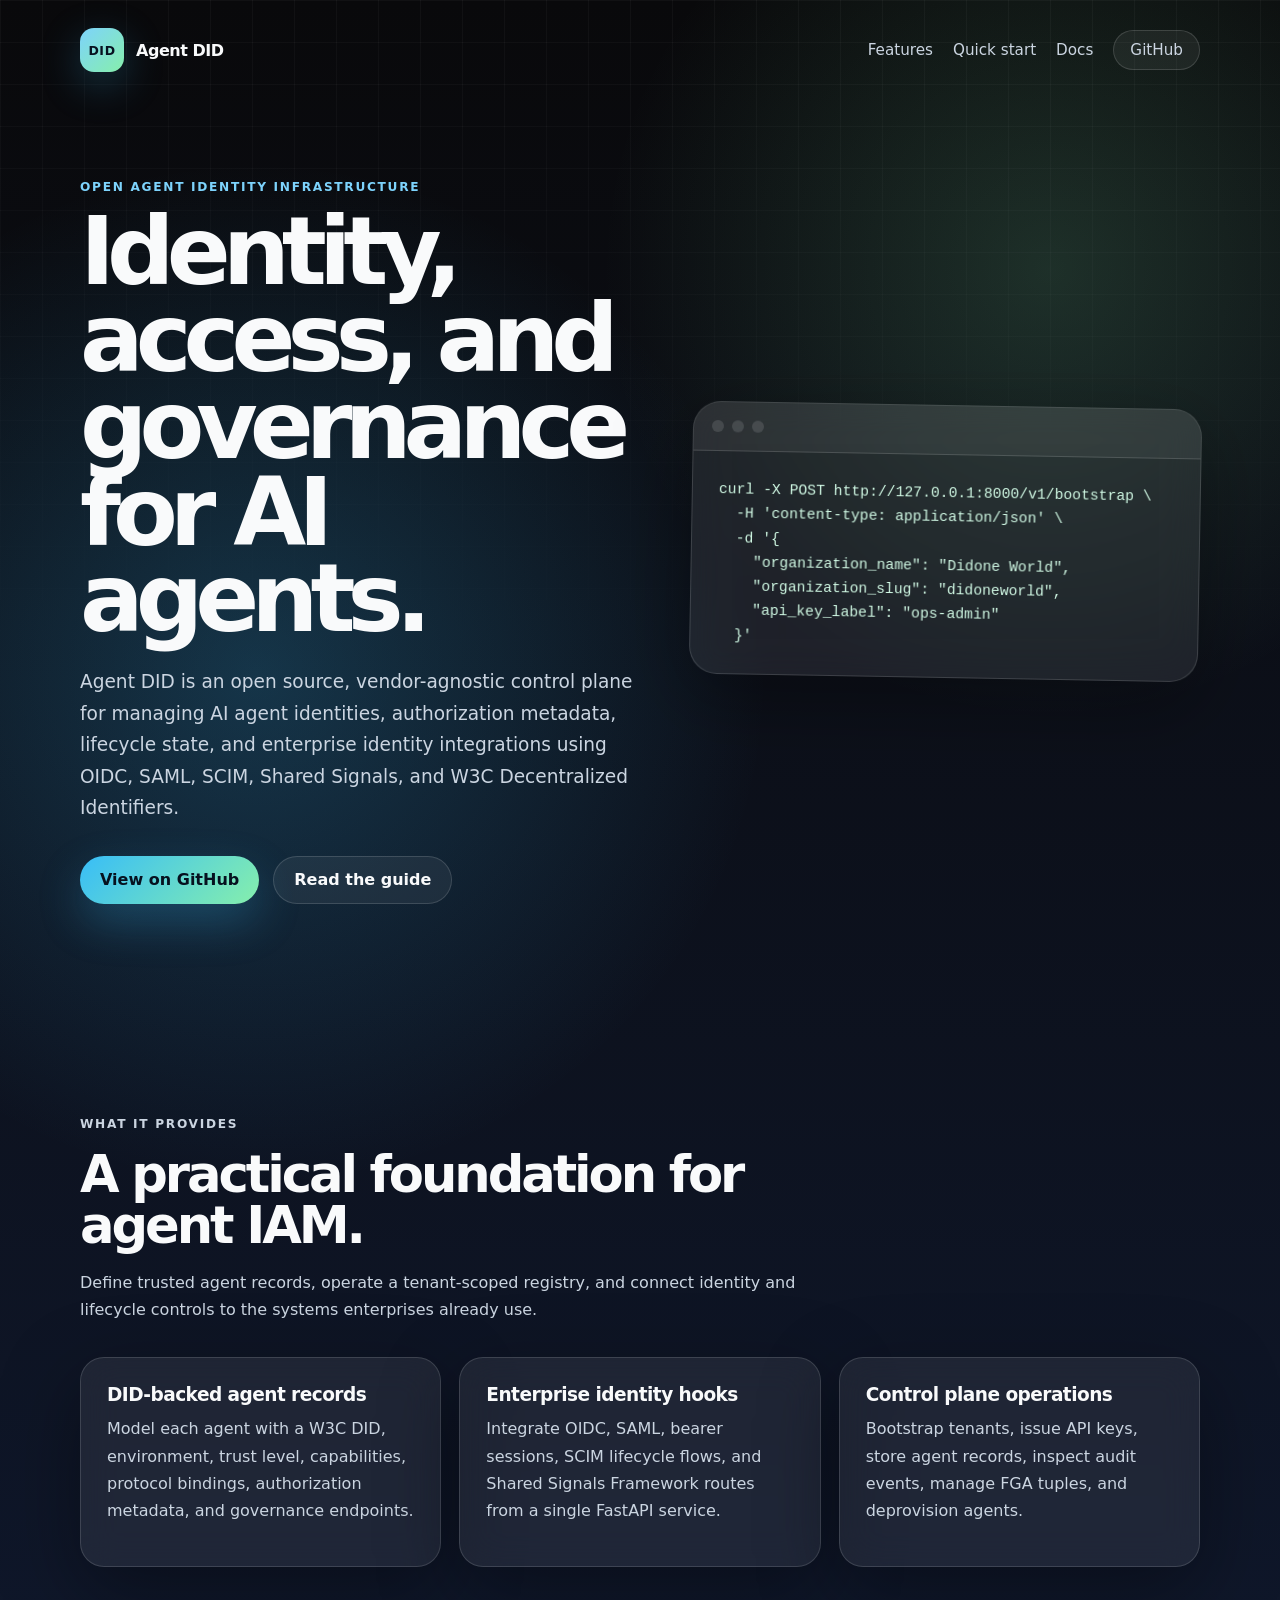
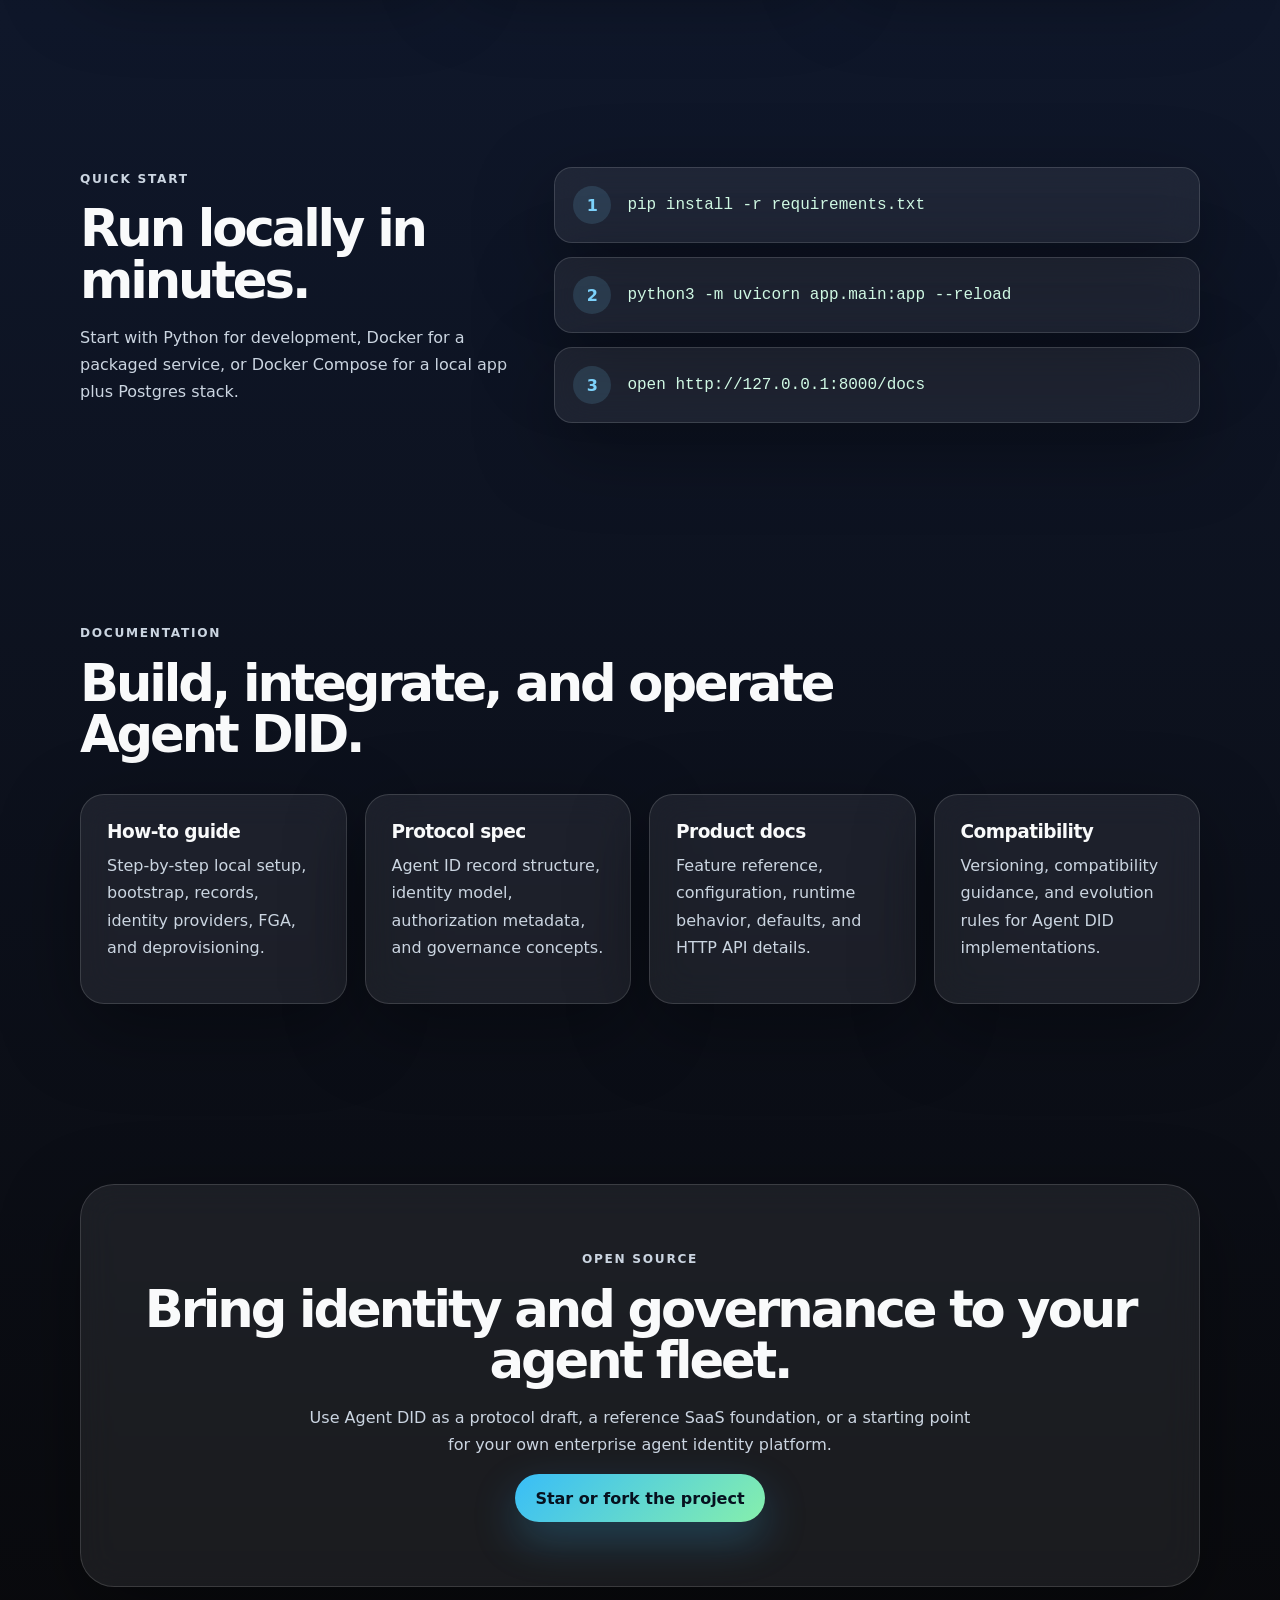
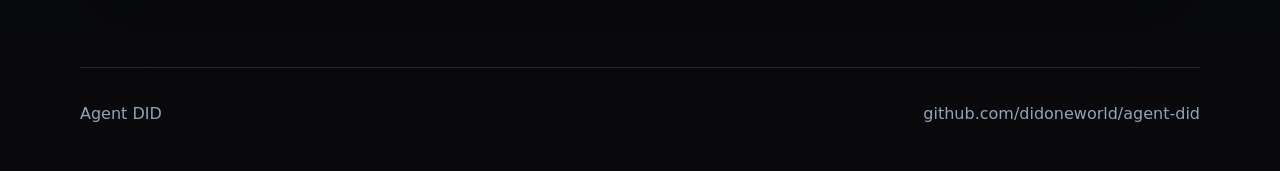
<file: site/index.html>
<!doctype html>
<html lang="en">
  <head>
    <meta charset="utf-8" />
    <meta name="viewport" content="width=device-width, initial-scale=1" />
    <title>Agent DID | Open Agent Identity Control Plane</title>
    <meta
      name="description"
      content="Agent DID is an open source, vendor-agnostic identity and access management control plane for AI agents, built around OIDC, SAML, SCIM, Shared Signals, and W3C DIDs."
    />
    <meta property="og:title" content="Agent DID" />
    <meta
      property="og:description"
      content="Open source identity, authorization, governance, and lifecycle control plane for AI agents."
    />
    <meta property="og:type" content="website" />
    <meta name="theme-color" content="#111827" />
    <link rel="stylesheet" href="./styles.css" />
  </head>
  <body>
    <header class="site-header">
      <a class="brand" href="./" aria-label="Agent DID home">
        <span class="brand-mark">DID</span>
        <span>Agent DID</span>
      </a>
      <nav class="nav" aria-label="Primary navigation">
        <a href="#features">Features</a>
        <a href="#quickstart">Quick start</a>
        <a href="#docs">Docs</a>
        <a class="nav-button" href="https://github.com/didoneworld/agent-did">GitHub</a>
      </nav>
    </header>

    <main>
      <section class="hero">
        <div class="hero-copy">
          <p class="eyebrow">Open agent identity infrastructure</p>
          <h1>Identity, access, and governance for AI agents.</h1>
          <p class="hero-text">
            Agent DID is an open source, vendor-agnostic control plane for managing AI agent identities,
            authorization metadata, lifecycle state, and enterprise identity integrations using OIDC,
            SAML, SCIM, Shared Signals, and W3C Decentralized Identifiers.
          </p>
          <div class="hero-actions">
            <a class="button primary" href="https://github.com/didoneworld/agent-did">View on GitHub</a>
            <a class="button secondary" href="https://github.com/didoneworld/agent-did/blob/main/docs/how-to-guide.md">Read the guide</a>
          </div>
        </div>
        <div class="hero-card" aria-label="Agent DID example command">
          <div class="terminal-bar">
            <span></span><span></span><span></span>
          </div>
          <pre><code>curl -X POST http://127.0.0.1:8000/v1/bootstrap \
  -H 'content-type: application/json' \
  -d '{
    "organization_name": "Didone World",
    "organization_slug": "didoneworld",
    "api_key_label": "ops-admin"
  }'</code></pre>
        </div>
      </section>

      <section class="section" id="features">
        <div class="section-heading">
          <p class="eyebrow">What it provides</p>
          <h2>A practical foundation for agent IAM.</h2>
          <p>
            Define trusted agent records, operate a tenant-scoped registry, and connect identity and
            lifecycle controls to the systems enterprises already use.
          </p>
        </div>
        <div class="grid three">
          <article class="feature-card">
            <h3>DID-backed agent records</h3>
            <p>
              Model each agent with a W3C DID, environment, trust level, capabilities, protocol bindings,
              authorization metadata, and governance endpoints.
            </p>
          </article>
          <article class="feature-card">
            <h3>Enterprise identity hooks</h3>
            <p>
              Integrate OIDC, SAML, bearer sessions, SCIM lifecycle flows, and Shared Signals Framework
              routes from a single FastAPI service.
            </p>
          </article>
          <article class="feature-card">
            <h3>Control plane operations</h3>
            <p>
              Bootstrap tenants, issue API keys, store agent records, inspect audit events, manage FGA
              tuples, and deprovision agents.
            </p>
          </article>
        </div>
      </section>

      <section class="section split" id="quickstart">
        <div>
          <p class="eyebrow">Quick start</p>
          <h2>Run locally in minutes.</h2>
          <p>
            Start with Python for development, Docker for a packaged service, or Docker Compose for a
            local app plus Postgres stack.
          </p>
        </div>
        <div class="steps">
          <div class="step">
            <span>1</span>
            <code>pip install -r requirements.txt</code>
          </div>
          <div class="step">
            <span>2</span>
            <code>python3 -m uvicorn app.main:app --reload</code>
          </div>
          <div class="step">
            <span>3</span>
            <code>open http://127.0.0.1:8000/docs</code>
          </div>
        </div>
      </section>

      <section class="section" id="docs">
        <div class="section-heading">
          <p class="eyebrow">Documentation</p>
          <h2>Build, integrate, and operate Agent DID.</h2>
        </div>
        <div class="grid four">
          <a class="doc-card" href="https://github.com/didoneworld/agent-did/blob/main/docs/how-to-guide.md">
            <h3>How-to guide</h3>
            <p>Step-by-step local setup, bootstrap, records, identity providers, FGA, and deprovisioning.</p>
          </a>
          <a class="doc-card" href="https://github.com/didoneworld/agent-did/blob/main/docs/agent-id-spec.md">
            <h3>Protocol spec</h3>
            <p>Agent ID record structure, identity model, authorization metadata, and governance concepts.</p>
          </a>
          <a class="doc-card" href="https://github.com/didoneworld/agent-did/blob/main/docs/product-documentation.md">
            <h3>Product docs</h3>
            <p>Feature reference, configuration, runtime behavior, defaults, and HTTP API details.</p>
          </a>
          <a class="doc-card" href="https://github.com/didoneworld/agent-did/blob/main/docs/compatibility.md">
            <h3>Compatibility</h3>
            <p>Versioning, compatibility guidance, and evolution rules for Agent DID implementations.</p>
          </a>
        </div>
      </section>

      <section class="cta">
        <p class="eyebrow">Open source</p>
        <h2>Bring identity and governance to your agent fleet.</h2>
        <p>
          Use Agent DID as a protocol draft, a reference SaaS foundation, or a starting point for your
          own enterprise agent identity platform.
        </p>
        <a class="button primary" href="https://github.com/didoneworld/agent-did">Star or fork the project</a>
      </section>
    </main>

    <footer class="site-footer">
      <span>Agent DID</span>
      <a href="https://github.com/didoneworld/agent-did">github.com/didoneworld/agent-did</a>
    </footer>
  </body>
</html>
</file>
<file: site/styles.css>
:root {
  color-scheme: dark;
  --bg: #09090b;
  --bg-soft: #111827;
  --panel: rgba(255, 255, 255, 0.07);
  --panel-strong: rgba(255, 255, 255, 0.12);
  --text: #f9fafb;
  --muted: #cbd5e1;
  --subtle: #94a3b8;
  --line: rgba(255, 255, 255, 0.14);
  --accent: #7dd3fc;
  --accent-strong: #38bdf8;
  --green: #86efac;
  --shadow: 0 24px 80px rgba(0, 0, 0, 0.35);
  font-family: Inter, ui-sans-serif, system-ui, -apple-system, BlinkMacSystemFont, "Segoe UI", sans-serif;
}

* {
  box-sizing: border-box;
}

html {
  scroll-behavior: smooth;
}

body {
  margin: 0;
  background:
    radial-gradient(circle at 20% 20%, rgba(56, 189, 248, 0.22), transparent 32rem),
    radial-gradient(circle at 82% 8%, rgba(134, 239, 172, 0.16), transparent 28rem),
    linear-gradient(180deg, #09090b 0%, #0f172a 48%, #09090b 100%);
  color: var(--text);
  min-height: 100vh;
}

body::before {
  content: "";
  position: fixed;
  inset: 0;
  pointer-events: none;
  background-image: linear-gradient(rgba(255, 255, 255, 0.035) 1px, transparent 1px),
    linear-gradient(90deg, rgba(255, 255, 255, 0.035) 1px, transparent 1px);
  background-size: 42px 42px;
  mask-image: linear-gradient(to bottom, black, transparent 80%);
}

a {
  color: inherit;
  text-decoration: none;
}

.site-header,
.hero,
.section,
.cta,
.site-footer {
  width: min(1120px, calc(100% - 40px));
  margin-inline: auto;
}

.site-header {
  display: flex;
  align-items: center;
  justify-content: space-between;
  padding: 28px 0;
  position: relative;
  z-index: 2;
}

.brand {
  display: inline-flex;
  align-items: center;
  gap: 12px;
  font-weight: 800;
  letter-spacing: -0.03em;
}

.brand-mark {
  display: grid;
  place-items: center;
  width: 44px;
  height: 44px;
  border-radius: 14px;
  background: linear-gradient(135deg, var(--accent), var(--green));
  color: #07111f;
  font-size: 0.78rem;
  letter-spacing: 0.05em;
  box-shadow: 0 12px 40px rgba(56, 189, 248, 0.25);
}

.nav {
  display: flex;
  align-items: center;
  gap: 20px;
  color: var(--muted);
  font-size: 0.95rem;
}

.nav a:hover {
  color: var(--text);
}

.nav-button {
  padding: 10px 16px;
  border: 1px solid var(--line);
  border-radius: 999px;
  background: rgba(255, 255, 255, 0.06);
}

.hero {
  display: grid;
  grid-template-columns: 1.05fr 0.95fr;
  gap: 48px;
  align-items: center;
  min-height: 680px;
  padding: 80px 0 110px;
  position: relative;
  z-index: 1;
}

.eyebrow {
  margin: 0 0 14px;
  color: var(--accent);
  font-weight: 800;
  letter-spacing: 0.14em;
  text-transform: uppercase;
  font-size: 0.76rem;
}

h1,
h2,
h3,
p {
  margin-top: 0;
}

h1 {
  font-size: clamp(3rem, 8vw, 5.9rem);
  line-height: 0.92;
  letter-spacing: -0.085em;
  margin-bottom: 24px;
}

h2 {
  font-size: clamp(2rem, 4vw, 3.4rem);
  line-height: 1;
  letter-spacing: -0.06em;
  margin-bottom: 18px;
}

h3 {
  font-size: 1.16rem;
  letter-spacing: -0.03em;
  margin-bottom: 10px;
}

.hero-text,
.section-heading p,
.split p,
.cta p,
.feature-card p,
.doc-card p {
  color: var(--muted);
  line-height: 1.7;
}

.hero-text {
  font-size: 1.16rem;
  max-width: 650px;
}

.hero-actions {
  display: flex;
  flex-wrap: wrap;
  gap: 14px;
  margin-top: 32px;
}

.button {
  display: inline-flex;
  align-items: center;
  justify-content: center;
  min-height: 48px;
  padding: 0 20px;
  border-radius: 999px;
  font-weight: 800;
}

.button.primary {
  background: linear-gradient(135deg, var(--accent-strong), var(--green));
  color: #06111f;
  box-shadow: 0 18px 44px rgba(56, 189, 248, 0.25);
}

.button.secondary {
  border: 1px solid var(--line);
  background: rgba(255, 255, 255, 0.06);
  color: var(--text);
}

.hero-card,
.feature-card,
.doc-card,
.cta,
.step {
  border: 1px solid var(--line);
  background: var(--panel);
  backdrop-filter: blur(18px);
  box-shadow: var(--shadow);
}

.hero-card {
  overflow: hidden;
  border-radius: 28px;
  transform: rotate(1deg);
}

.terminal-bar {
  display: flex;
  gap: 8px;
  padding: 18px;
  border-bottom: 1px solid var(--line);
  background: rgba(255, 255, 255, 0.05);
}

.terminal-bar span {
  width: 12px;
  height: 12px;
  border-radius: 999px;
  background: var(--panel-strong);
}

pre {
  margin: 0;
  padding: 26px;
  white-space: pre-wrap;
  color: #d1fae5;
  font-size: 0.92rem;
  line-height: 1.65;
}

code {
  font-family: "SFMono-Regular", Consolas, "Liberation Mono", monospace;
}

.section {
  padding: 100px 0;
  position: relative;
  z-index: 1;
}

.section-heading {
  max-width: 760px;
  margin-bottom: 34px;
}

.grid {
  display: grid;
  gap: 18px;
}

.grid.three {
  grid-template-columns: repeat(3, 1fr);
}

.grid.four {
  grid-template-columns: repeat(4, 1fr);
}

.feature-card,
.doc-card {
  border-radius: 24px;
  padding: 26px;
}

.doc-card {
  transition: transform 180ms ease, border-color 180ms ease, background 180ms ease;
}

.doc-card:hover {
  transform: translateY(-4px);
  border-color: rgba(125, 211, 252, 0.55);
  background: var(--panel-strong);
}

.split {
  display: grid;
  grid-template-columns: 0.8fr 1.2fr;
  gap: 44px;
  align-items: center;
}

.steps {
  display: grid;
  gap: 14px;
}

.step {
  display: flex;
  align-items: center;
  gap: 16px;
  border-radius: 18px;
  padding: 18px;
  overflow: hidden;
}

.step span {
  display: grid;
  place-items: center;
  flex: 0 0 auto;
  width: 38px;
  height: 38px;
  border-radius: 999px;
  background: rgba(125, 211, 252, 0.14);
  color: var(--accent);
  font-weight: 900;
}

.step code {
  color: #d1fae5;
  overflow-wrap: anywhere;
}

.cta {
  text-align: center;
  border-radius: 34px;
  padding: 64px 32px;
  margin-top: 80px;
  margin-bottom: 80px;
}

.cta p {
  max-width: 680px;
  margin-inline: auto;
}

.site-footer {
  display: flex;
  justify-content: space-between;
  gap: 20px;
  padding: 36px 0 48px;
  color: var(--subtle);
  border-top: 1px solid var(--line);
}

@media (max-width: 900px) {
  .site-header,
  .nav,
  .hero,
  .split,
  .site-footer {
    display: block;
  }

  .nav {
    margin-top: 20px;
  }

  .nav a {
    display: inline-block;
    margin: 0 14px 12px 0;
  }

  .hero {
    min-height: auto;
    padding: 56px 0 80px;
  }

  .hero-card {
    margin-top: 44px;
    transform: none;
  }

  .grid.three,
  .grid.four {
    grid-template-columns: 1fr;
  }

  .steps {
    margin-top: 28px;
  }

  .site-footer a {
    display: block;
    margin-top: 10px;
  }
}

@media (max-width: 520px) {
  .site-header,
  .hero,
  .section,
  .cta,
  .site-footer {
    width: min(100% - 28px, 1120px);
  }

  h1 {
    font-size: 3.2rem;
  }

  .section {
    padding: 72px 0;
  }
}
</file>
